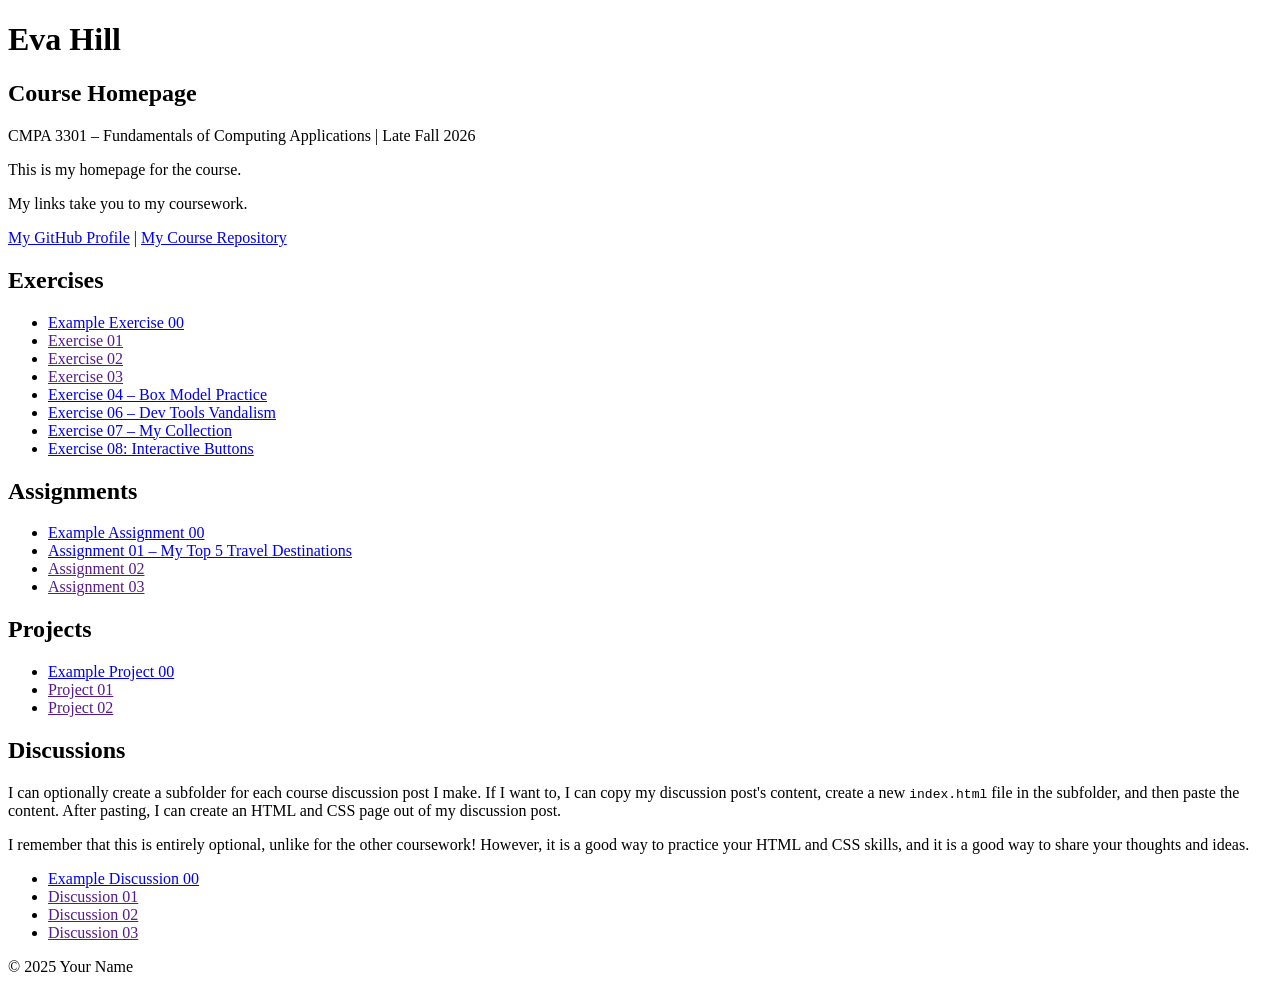
<file: index.html>
<!DOCTYPE html>

<!--

INSTRUCTIONS: HOW TO CHANGE THIS PAGE:

1. Change "Student Name" in the title above to your real name.

2. Change "Your Name" in the big heading below to your real name.

3. Change "your-username" to your real GitHub username in both links.

4. Change "your-repo-name" to the name of this repository.

5. Change "Course Name" to the name of your class.

6. Change "Semester Year" to match when you are taking this class.

7. Add links to your work:
    - Find the words that say "Exercise 01", "Assignment 01", etc.
    - Between the quote marks in href="", put the relative link to your work in the subfolder. You can simply link to the subfolder name. Take a look at the example folders and links to see how to do this.
    - For work not yet started/completed, you can leave the href="" blank until you are ready.
    - Change the words "Exercise 01" to match the name of the exercise. Do the same for assignments and projects. If you add your discussion posts, do the same for them.
    - Do this for each piece of work you finish.

8. You can add more links by copying a whole line like this:
    <li><a href="">New Work Name</a></li>
    Then paste it below the last one in that section.

9. Save your changes and push to GitHub when you are done. Remember you can use GitHub Desktop to help you with this.

Remember: During the course, if you want, you can style your homepage to introduce your own style and aesthetics. To start, keep this page simple and plain. This is just a template to get you started. Embrace the handcrafted approach to web design and development: change things to make them your own.

Remember: You must have a GitHub account, a new GitHub repository for this course, and this file (index.html) in that repository. 

Remember: You must create subfolders for each piece of coursework as the semester progresses.

-->

<html lang="en">
    <head>
        <meta charset="UTF-8" />
        <meta name="viewport" content="width=device-width, initial-scale=1.0" />
        <title>Eva Hill - Course Homepage</title>
    </head>

    <body>
        <header>
            <h1>Eva Hill</h1>
            <h2>Course Homepage</h2>
            <p>CMPA 3301 – Fundamentals of Computing Applications | Late Fall 2026</p>
            <p>This is my homepage for the course.</p>
            <p>My links take you to my coursework.</p>
            <nav>
                <a href="https://github.com/ehill26">My GitHub Profile</a>
                |
                <a href="https://github.com/ehill26/cmpa3301-portfolio">
                    My Course Repository
                </a>
            </nav>
        </header>

        <main>
            <section>
                <h2>Exercises</h2>
                <ul>
                    <li>
                        <a href="example-exercise-00/">Example Exercise 00</a>
                    </li>
                    <li><a href="">Exercise 01</a></li>
                    <li><a href="">Exercise 02</a></li>
                    <li><a href="">Exercise 03</a></li>
                    <li><a href="week-03-exercise-01/">Exercise 04 – Box Model Practice</a></li>
                    <li><a href="week-04-exercise-01/">Exercise 06 – Dev Tools Vandalism</a></li>
                <li><a href="week-04-exercise-02/">Exercise 07 – My Collection</a></li>
                    <li><a href="week-05-exercise-01/">Exercise 08: Interactive Buttons</a></li>
</ul>
</section>
            <section>
                <h2>Assignments</h2>
                <ul>
                    <li>
                        <a href="example-assignment-00/">
                            Example Assignment 00
                        </a>
                    </li>
                    <li><a href="assignment-01/">Assignment 01 – My Top 5 Travel Destinations</a></li>
                    <li><a href="">Assignment 02</a></li>
                    <li><a href="">Assignment 03</a></li>
                </ul>
            </section>

            <section>
                <h2>Projects</h2>
                <ul>
                    <li>
                        <a href="example-project-00/">Example Project 00</a>
                    </li>
                    <li><a href="">Project 01</a></li>
                    <li><a href="">Project 02</a></li>
                </ul>
            </section>

            <section>
                <h2>Discussions</h2>
                <p>
                    I can optionally create a subfolder for each course
                    discussion post I make. If I want to, I can copy my
                    discussion post's content, create a new
                    <code>index.html</code>
                    file in the subfolder, and then paste the content. After
                    pasting, I can create an HTML and CSS page out of my
                    discussion post.
                </p>
                <p>
                    I remember that this is entirely optional, unlike for the
                    other coursework! However, it is a good way to practice your
                    HTML and CSS skills, and it is a good way to share your
                    thoughts and ideas.
                </p>
                <ul>
                    <li>
                        <a href="example-discussion-00/">
                            Example Discussion 00
                        </a>
                    </li>
                    <li><a href="">Discussion 01</a></li>
                    <li><a href="">Discussion 02</a></li>
                    <li><a href="">Discussion 03</a></li>
                </ul>
            </section>
        </main>

        <footer>
            <p>&copy; 2025 Your Name</p>
        </footer>
    </body>
</html>
</file>
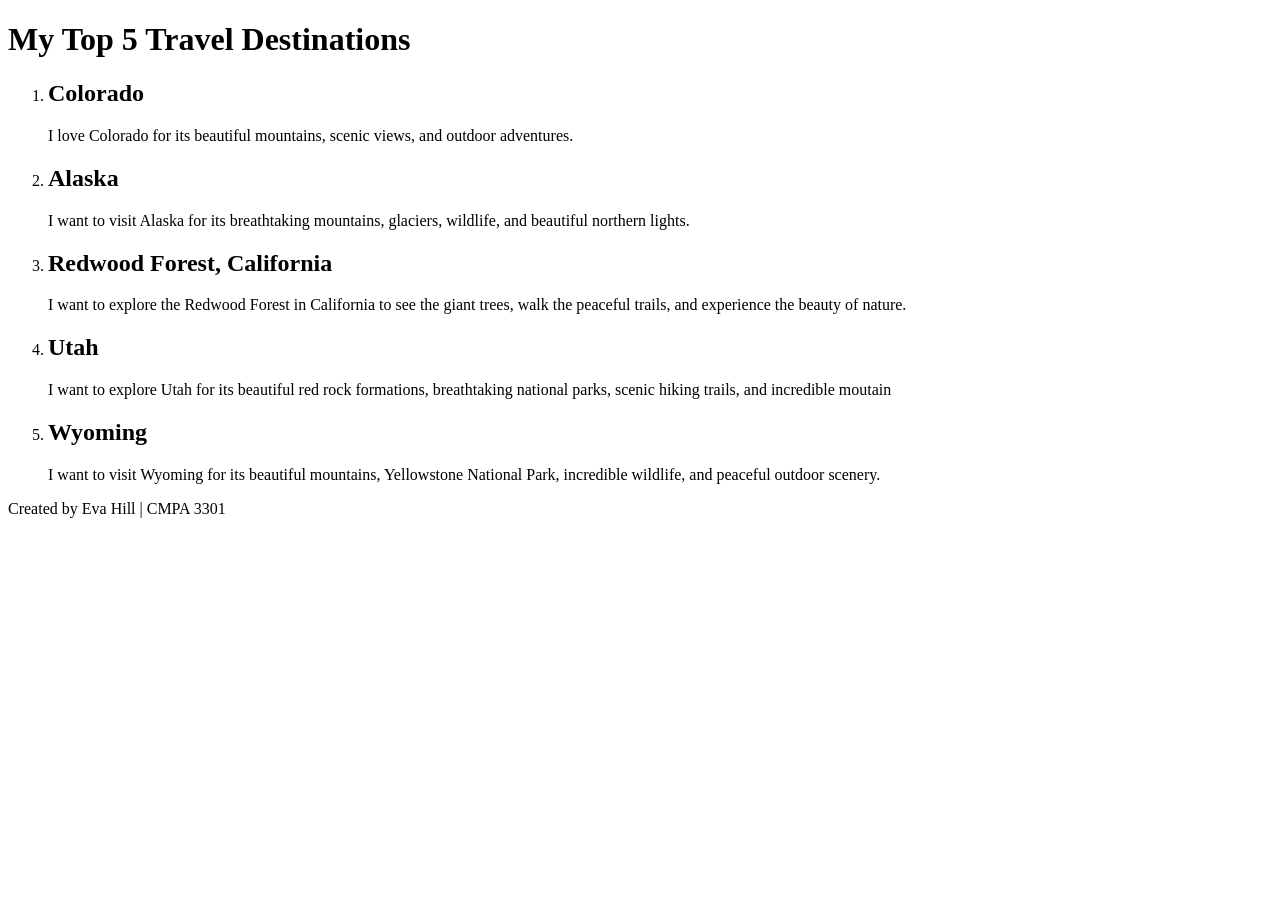
<file: assignment-01/index.html>
<!DOCTYPE html>
<html lang="en">
<head>
    <meta charset="UTF-8">
 <title>My Top 5 Travel Destinations</title>

</head>
<body>
   <header>
    <h1>My Top 5 Travel Destinations</h1>
   </header>
   <main>
    <ol>
    <li>
    <h2>Colorado</h2>
        <p>I love Colorado for its beautiful mountains, scenic views, and outdoor adventures.</p>
    </li>

   <li>
    <h2>Alaska</h2>
    <p>I want to visit Alaska for its breathtaking mountains, glaciers, wildlife, and beautiful northern lights.</p>

   </li>
    <li>
    <h2>Redwood Forest, California</h2>
    <p>I want to explore the Redwood Forest in California to see the giant trees, walk the peaceful trails, and experience the beauty of nature.</p>

    </li>
    <li>
    <h2>Utah</h2>
    <p>I want to explore Utah for its beautiful red rock formations, breathtaking national parks, scenic hiking trails, and incredible moutain</p>
    </li>
    <li>
    <h2>Wyoming</h2>
    <p> I want to visit Wyoming for its beautiful mountains, Yellowstone National Park, incredible wildlife, and peaceful outdoor scenery.</p>

    </li>

    </ol>
   </main>
   <footer>
    <p>Created by Eva Hill | CMPA 3301</p>

   </footer>
</body>
</html>
</file>
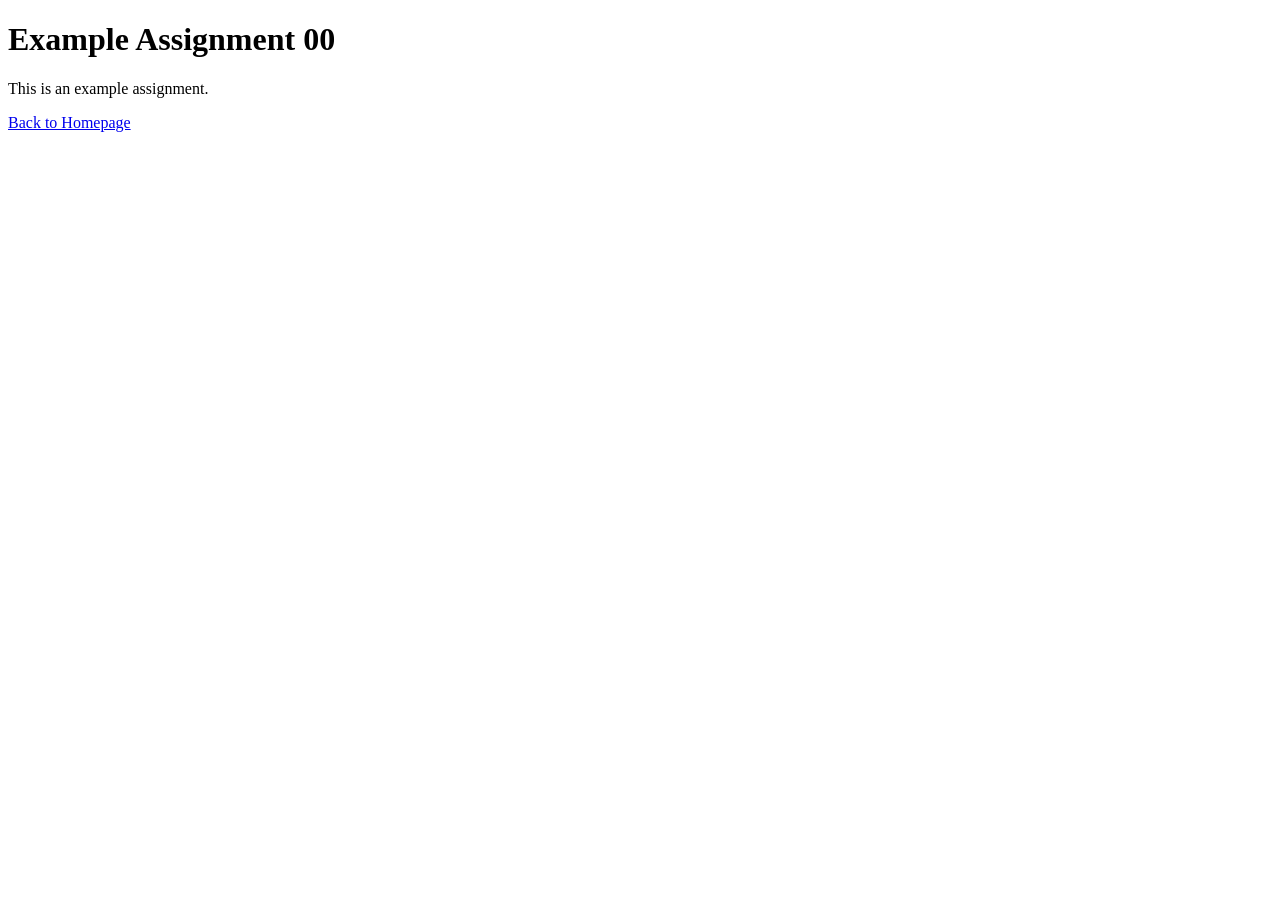
<file: example-assignment-00/index.html>
<!DOCTYPE html>
<html lang="en">
    <head>
        <meta charset="UTF-8" />
        <meta name="viewport" content="width=device-width, initial-scale=1.0" />
        <title>Example Assignment 00</title>
    </head>
    <body>
        <h1>Example Assignment 00</h1>
        <p>This is an example assignment.</p>
        <a href="../index.html">Back to Homepage</a>
    </body>
</html>
</file>
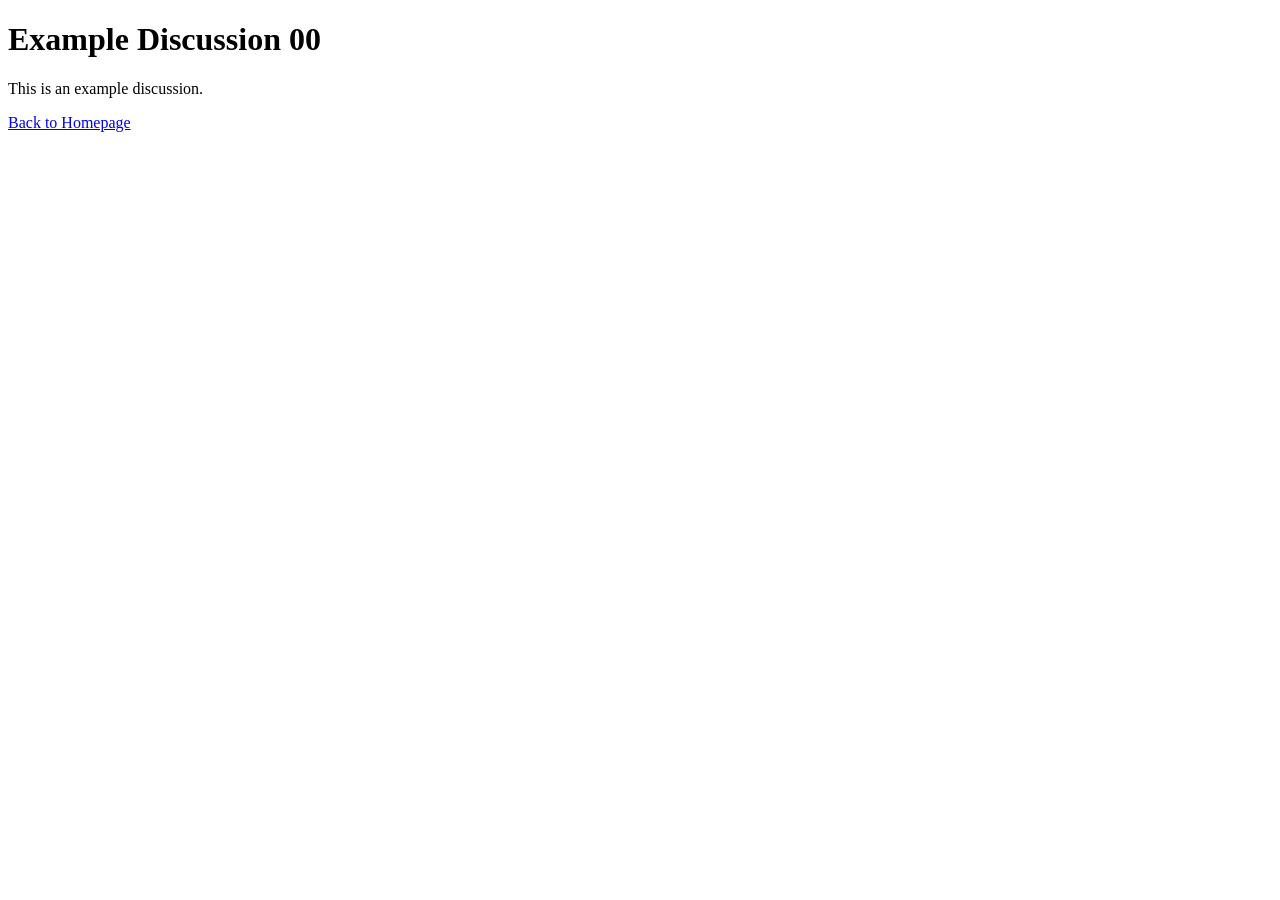
<file: example-discussion-00/index.html>
<!DOCTYPE html>
<html lang="en">
    <head>
        <meta charset="UTF-8" />
        <meta name="viewport" content="width=device-width, initial-scale=1.0" />
        <title>Example Discussion 00</title>
    </head>
    <body>
        <h1>Example Discussion 00</h1>
        <p>This is an example discussion.</p>
        <a href="../index.html">Back to Homepage</a>
    </body>
</html>
</file>
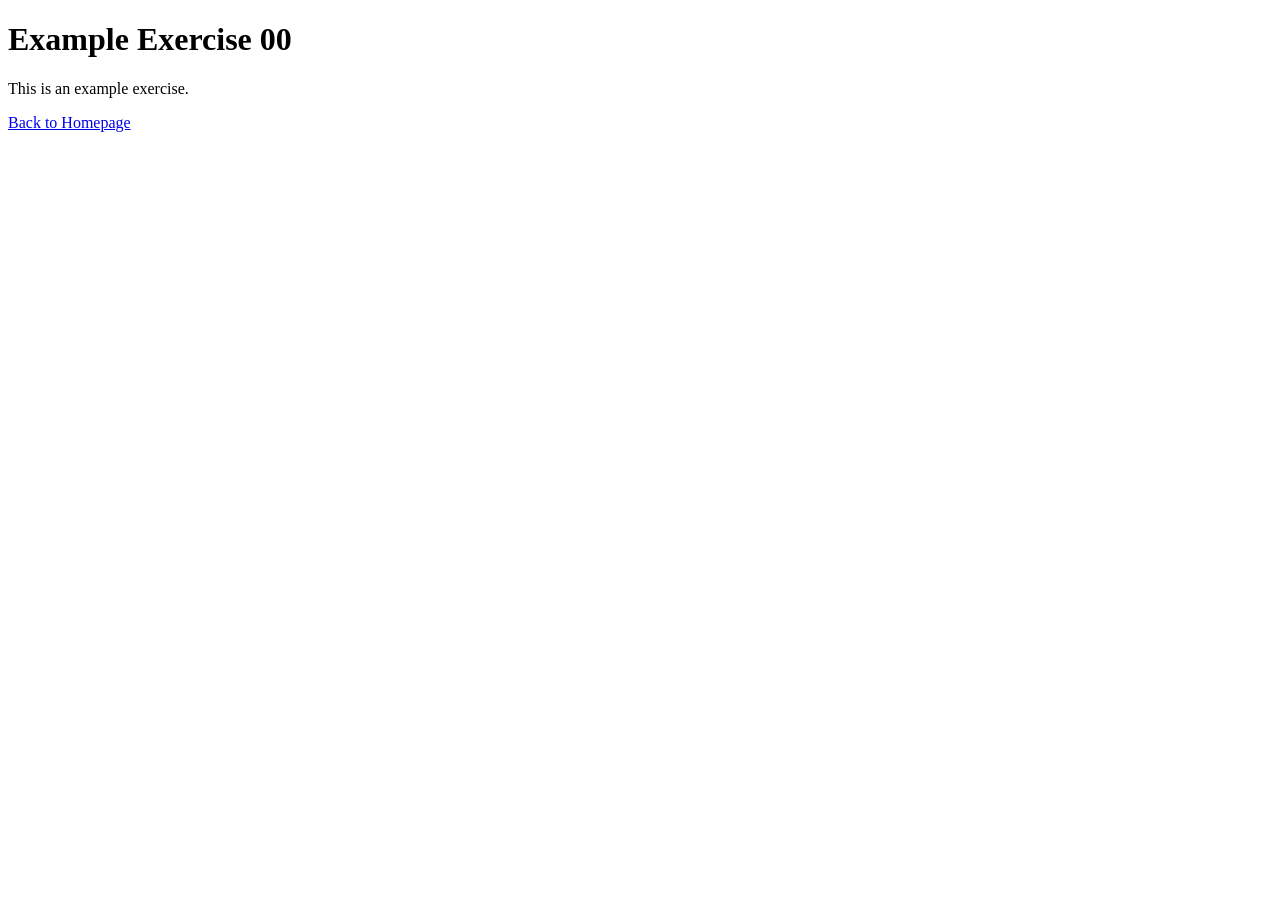
<file: example-exercise-00/index.html>
<!DOCTYPE html>
<html lang="en">
    <head>
        <meta charset="UTF-8" />
        <meta name="viewport" content="width=device-width, initial-scale=1.0" />
        <title>Example Exercise 00</title>
    </head>
    <body>
        <h1>Example Exercise 00</h1>
        <p>This is an example exercise.</p>
        <a href="../index.html">Back to Homepage</a>
    </body>
</html>
</file>
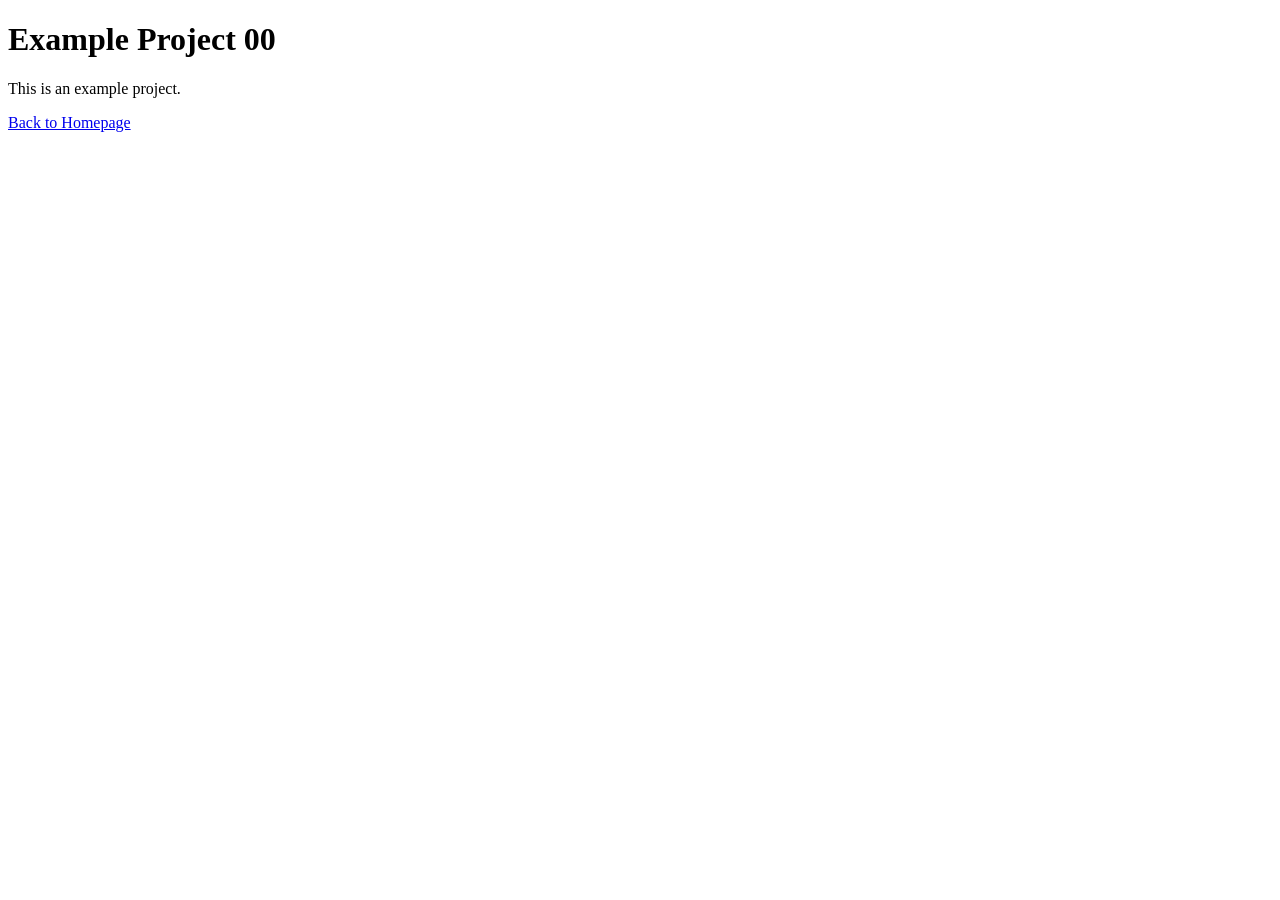
<file: example-project-00/index.html>
<!DOCTYPE html>
<html lang="en">
    <head>
        <meta charset="UTF-8" />
        <meta name="viewport" content="width=device-width, initial-scale=1.0" />
        <title>Example Project 00</title>
    </head>
    <body>
        <h1>Example Project 00</h1>
        <p>This is an example project.</p>
        <a href="../index.html">Back to Homepage</a>
    </body>
</html>
</file>
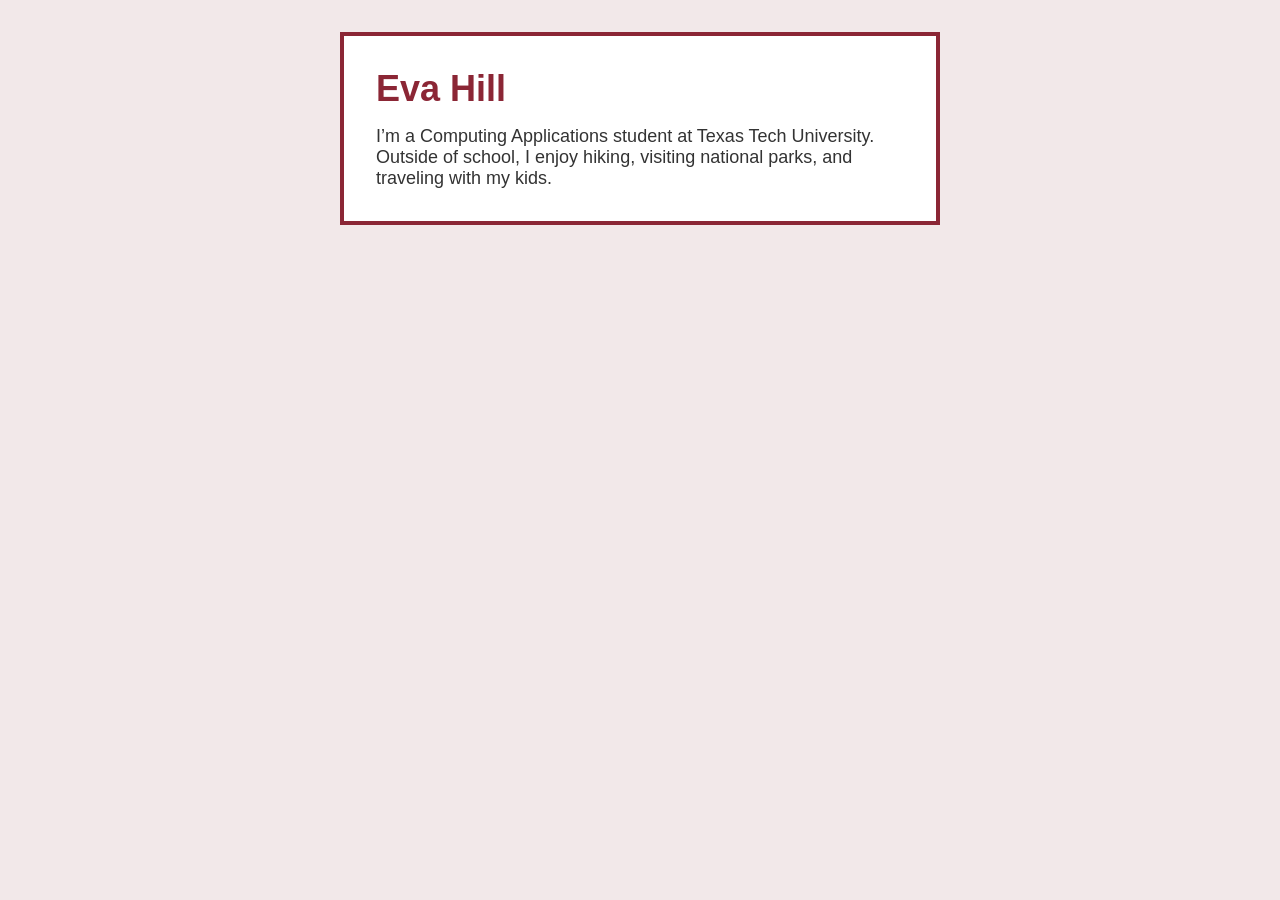
<file: week-03-exercise-01/index.html>
<!DOCTYPE html>
<html lang="en">
<head>
    <meta charset="UTF-8">
    <meta name="viewport" content="width=device-width, initial-scale=1.0">
    <title>Eva Hill</title>
    <link rel="stylesheet" href="style.css">
</head>
<body>
    <div class="card">
        <h1>Eva Hill</h1>
        <p>I’m a Computing Applications student at Texas Tech University. Outside of school, I enjoy hiking, visiting national parks, and traveling with my kids.</p>
    </div>
</body>
</html>
</file>
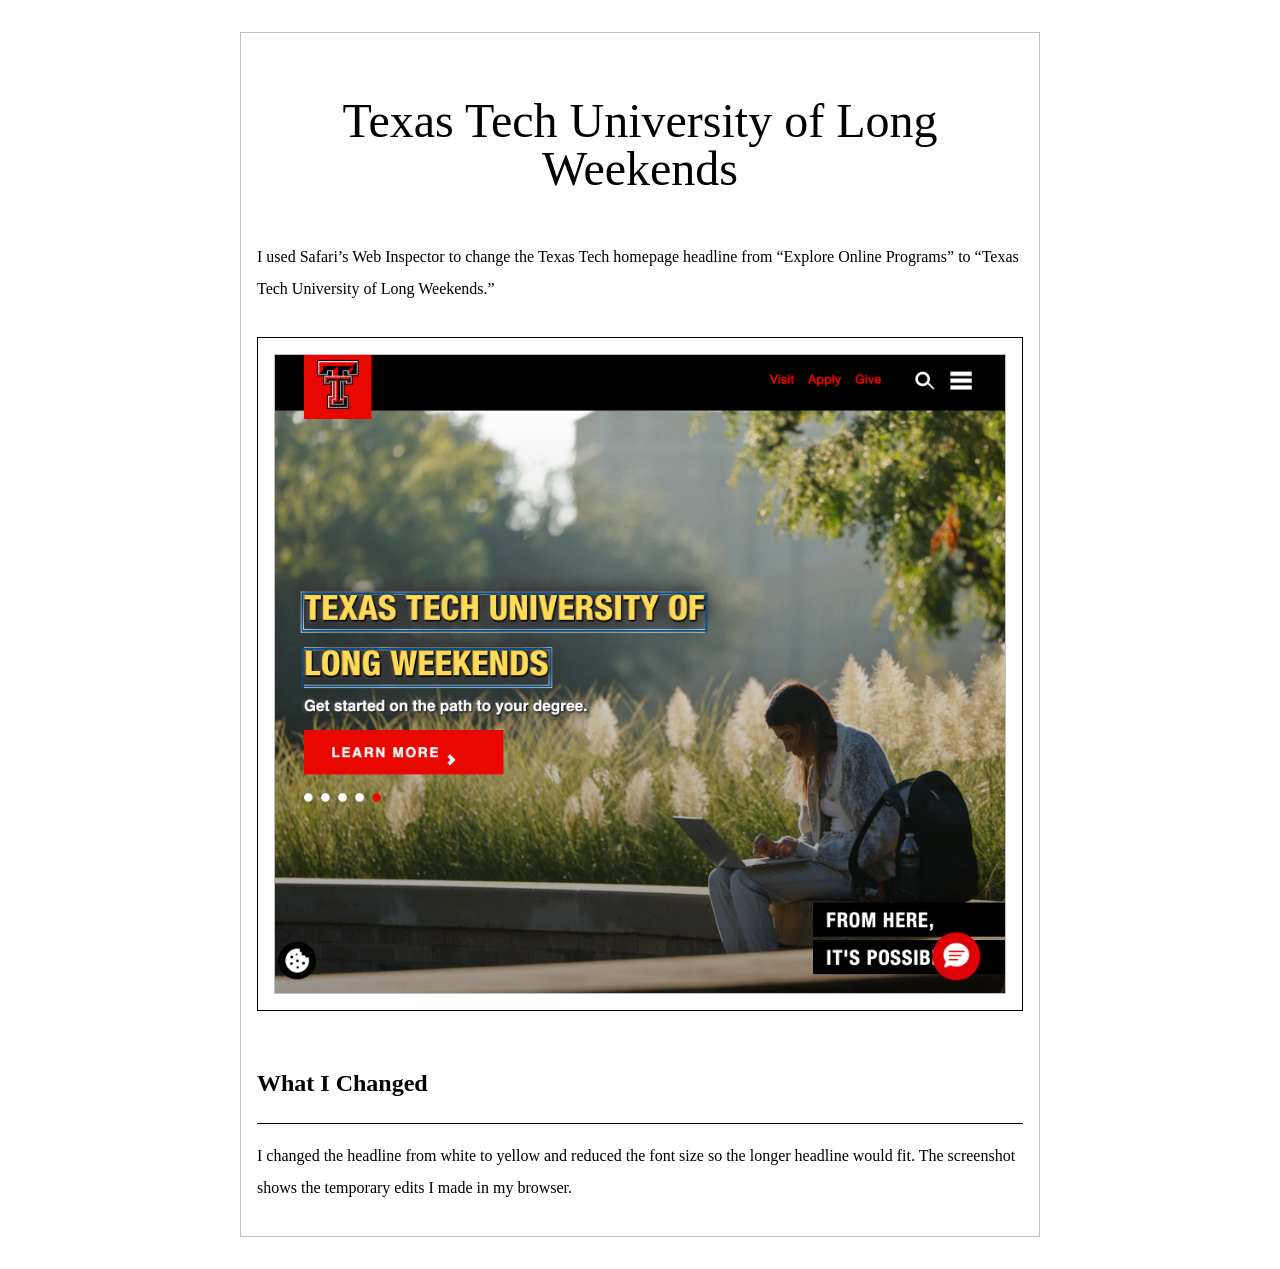
<file: week-04-exercise-01/index.html>
<!DOCTYPE html>
<html lang="en">
<head>
    <meta charset="UTF-8">
    <meta name="viewport" content="width=device-width, initial-scale=1.0">
    <title>Exercise 06 – Dev Tools Vandalism</title>
    <link rel="stylesheet" href="./style.css">
</head>
<body>
    <main>
        <h1>Texas Tech University of Long Weekends</h1>
        <p>I used Safari’s Web Inspector to change the Texas Tech homepage headline from “Explore Online Programs” to “Texas Tech University of Long Weekends.”</p>

        <div class="screenshot-container">
            <img src="./devtools-vandalism-screenshot.png"
                 alt="Texas Tech homepage with a yellow headline reading Texas Tech University of Long Weekends">
        </div>

        <h2>What I Changed</h2>
        <p>I changed the headline from white to yellow and reduced the font size so the longer headline would fit. The screenshot shows the temporary edits I made in my browser.</p>
    </main>
</body>
</html>
</file>
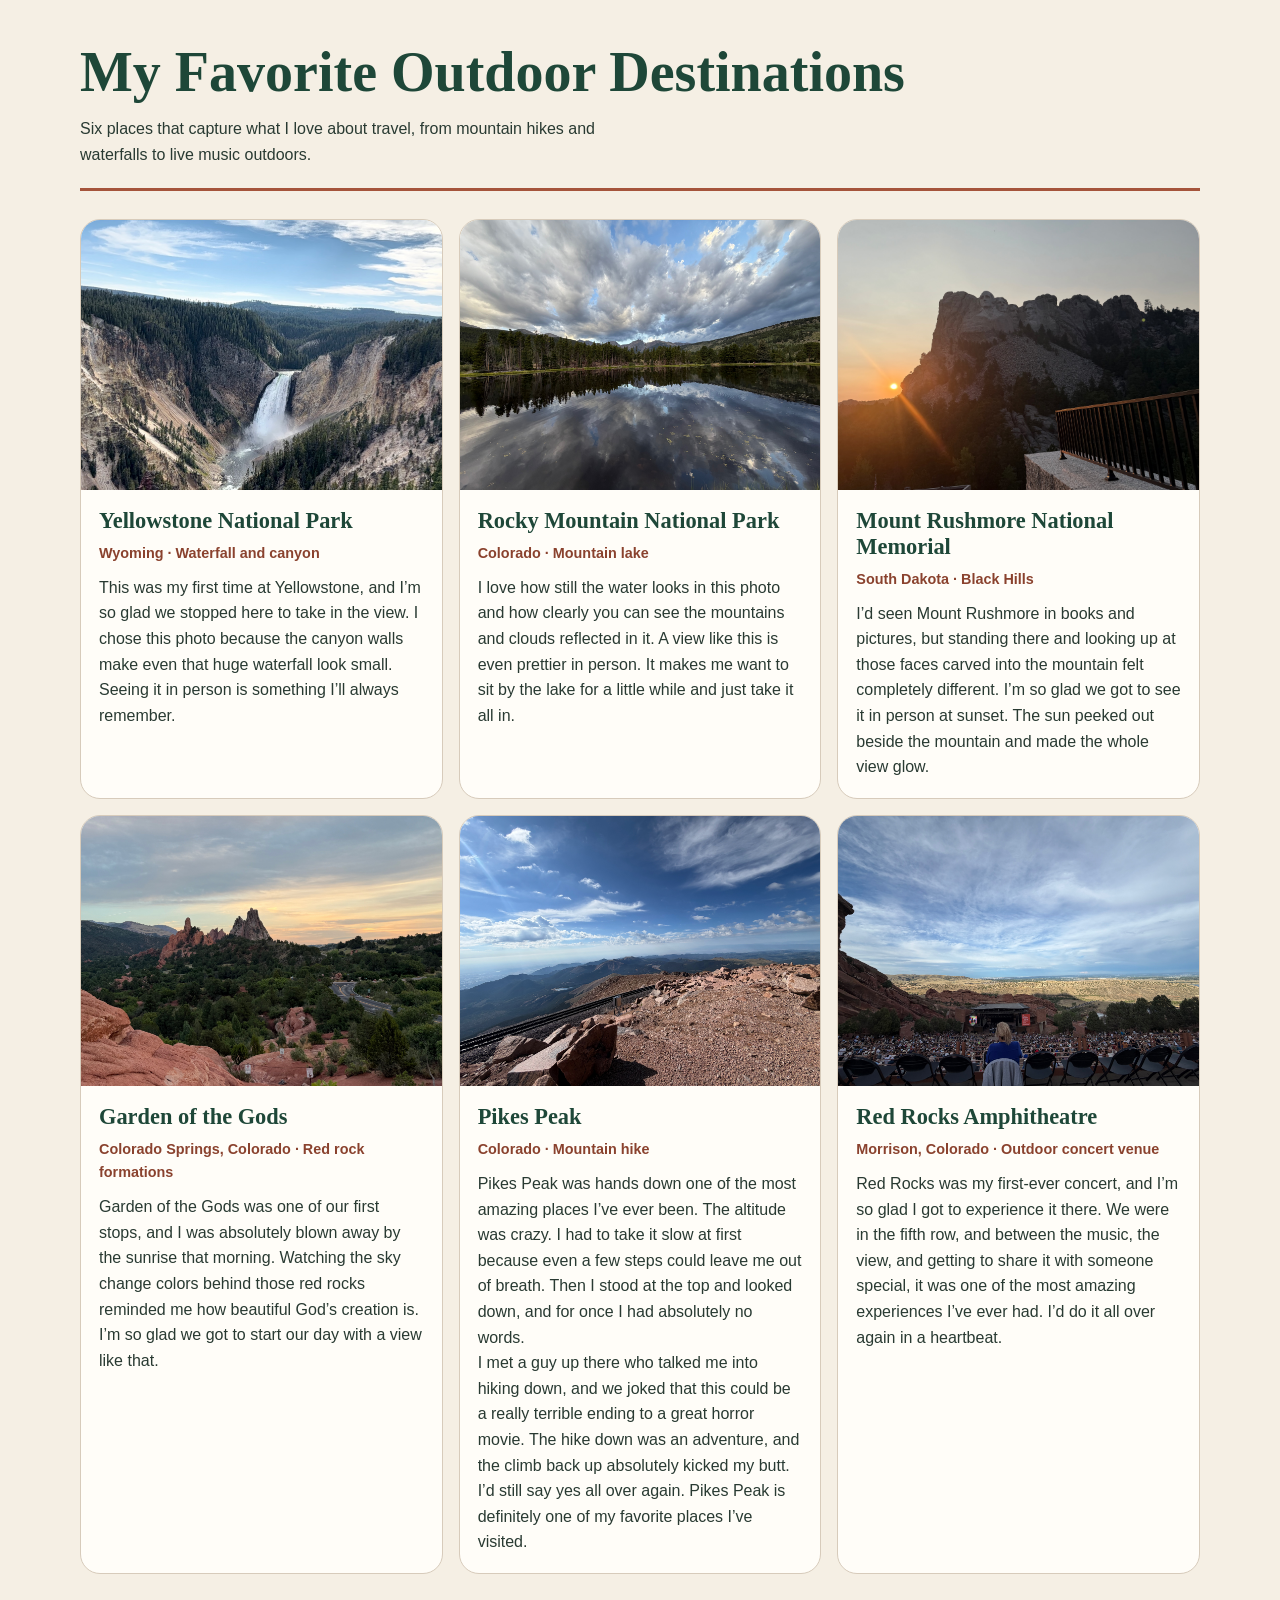
<file: week-04-exercise-02/index.html>
<!DOCTYPE html>
<html lang="en">
<head>
    <meta charset="UTF-8">
    <meta name="viewport" content="width=device-width, initial-scale=1.0">
    <title>My Favorite Outdoor Destinations | Eva Hill</title>
    <link rel="stylesheet" href="./style.css">
</head>
<body>
    <main class="collection-page">
        <header class="collection-intro">
            <h1>My Favorite Outdoor Destinations</h1>
            <p>Six places that capture what I love about travel, from mountain hikes and waterfalls to live music outdoors.</p>
        </header>

        <section class="collection-grid" aria-label="Favorite outdoor destinations">
            <article class="collection-card">
                <img src="./yellowstone.jpeg" alt="A waterfall dropping into a forested canyon in Yellowstone">
                <div class="card-content">
                    <h2>Yellowstone National Park</h2>
                    <p class="card-detail">Wyoming · Waterfall and canyon</p>
                    <p>This was my first time at Yellowstone, and I’m so glad we stopped here to take in the view. I chose this photo because the canyon walls make even that huge waterfall look small. Seeing it in person is something I’ll always remember.</p>
                </div>
            </article>

            <article class="collection-card">
                <img src="./rocky-mountain.jpeg" alt="Clouds and mountains reflected in a lake">
                <div class="card-content">
                    <h2>Rocky Mountain National Park</h2>
                    <p class="card-detail">Colorado · Mountain lake</p>
                    <p>I love how still the water looks in this photo and how clearly you can see the mountains and clouds reflected in it. A view like this is even prettier in person. It makes me want to sit by the lake for a little while and just take it all in.</p>
                </div>
            </article>

            <article class="collection-card">
                <img src="./mount-rushmore.jpeg" alt="Mount Rushmore with the sun low beside the granite cliffs">
                <div class="card-content">
                    <h2>Mount Rushmore National Memorial</h2>
                    <p class="card-detail">South Dakota · Black Hills</p>
                    <p>I’d seen Mount Rushmore in books and pictures, but standing there and looking up at those faces carved into the mountain felt completely different. I’m so glad we got to see it in person at sunset. The sun peeked out beside the mountain and made the whole view glow.</p>
                </div>
            </article>

            <article class="collection-card">
                <img src="./garden-of-the-gods.jpeg" alt="Red rock formations rising above trees at Garden of the Gods">
                <div class="card-content">
                    <h2>Garden of the Gods</h2>
                    <p class="card-detail">Colorado Springs, Colorado · Red rock formations</p>
                    <p>Garden of the Gods was one of our first stops, and I was absolutely blown away by the sunrise that morning. Watching the sky change colors behind those red rocks reminded me how beautiful God’s creation is. I’m so glad we got to start our day with a view like that.</p>
                </div>
            </article>

            <article class="collection-card">
                <img src="./pikes-peak.jpeg" alt="Rocky mountain terrain beneath a blue sky at Pikes Peak">
                <div class="card-content">
                    <h2>Pikes Peak</h2>
                    <p class="card-detail">Colorado · Mountain hike</p>
                    <p>Pikes Peak was hands down one of the most amazing places I’ve ever been. The altitude was crazy. I had to take it slow at first because even a few steps could leave me out of breath. Then I stood at the top and looked down, and for once I had absolutely no words.</p>

                    <p>I met a guy up there who talked me into hiking down, and we joked that this could be a really terrible ending to a great horror movie. The hike down was an adventure, and the climb back up absolutely kicked my butt. I’d still say yes all over again. Pikes Peak is definitely one of my favorite places I’ve visited.</p>
                </div>
            </article>

            <article class="collection-card">
                <img src="./red-rocks.jpeg" alt="View from Red Rocks Amphitheatre under an open sky">
                <div class="card-content">
                    <h2>Red Rocks Amphitheatre</h2>
                    <p class="card-detail">Morrison, Colorado · Outdoor concert venue</p>
                    <p>Red Rocks was my first-ever concert, and I’m so glad I got to experience it there. We were in the fifth row, and between the music, the view, and getting to share it with someone special, it was one of the most amazing experiences I’ve ever had. I’d do it all over again in a heartbeat.</p>
                </div>
            </article>
        </section>
    </main>
</body>
</html>
</file>
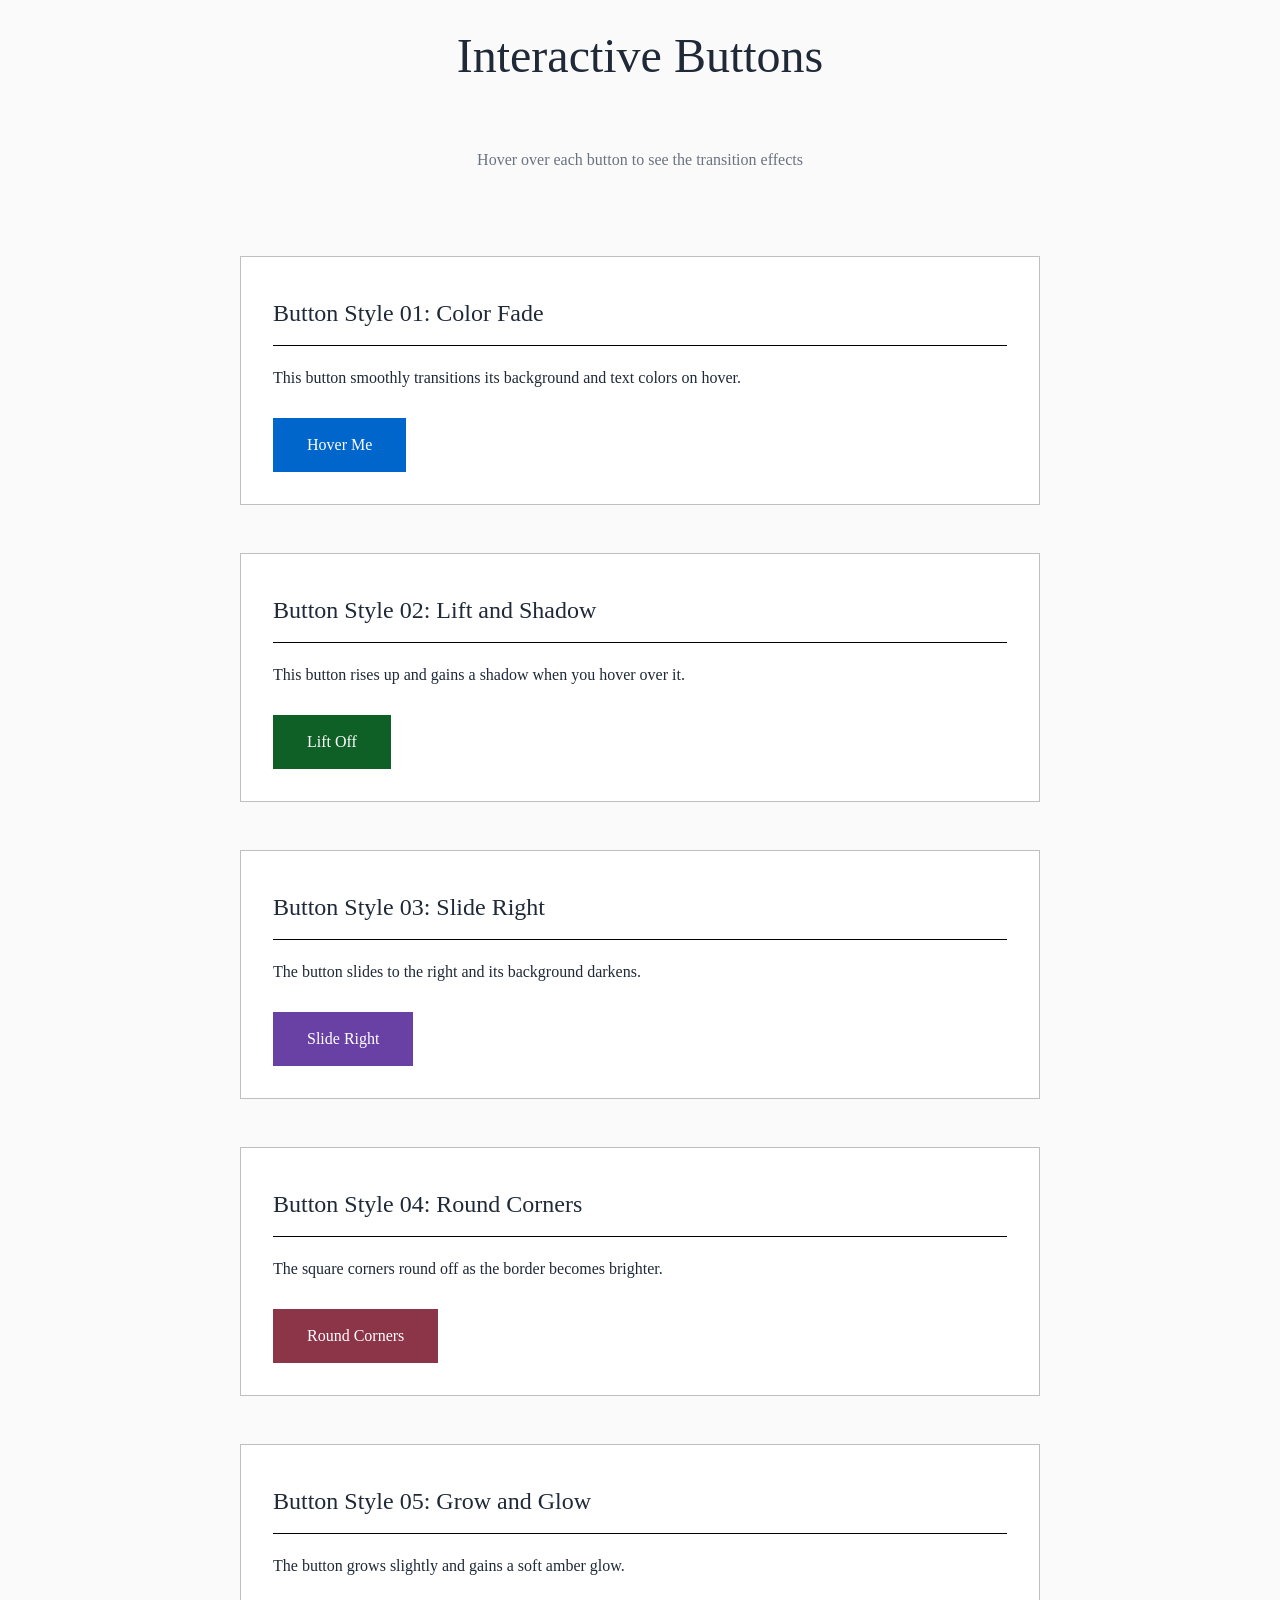
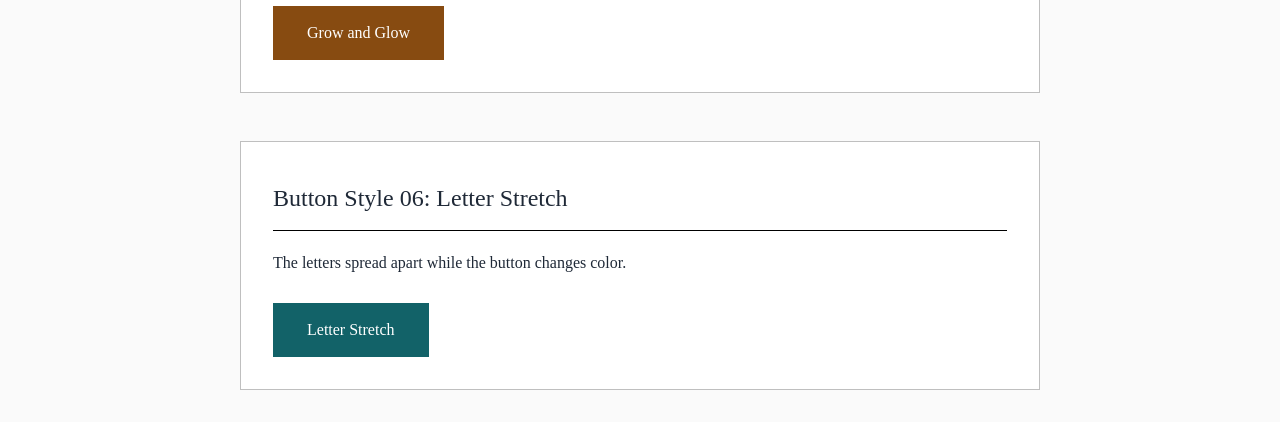
<file: week-05-exercise-01/index.html>
<!DOCTYPE html>
<html lang="en">

<head>
    <meta charset="UTF-8">
    <meta name="viewport" content="width=device-width, initial-scale=1.0">
    <title>Exercises Week 05 Exercise 01: Interactive Buttons</title>
    <link rel="stylesheet" href="./style.css">
</head>

<body>
    <div class="container">
        <h1>Interactive Buttons</h1>
        <p class="subtitle">Hover over each button to see the transition effects</p>

        <section class="button-section">
            <h2>Button Style 01: Color Fade</h2>
            <p>This button smoothly transitions its background and text colors on hover.</p>
            <button class="button-01">Hover Me</button>
        </section>


        <section class="button-section">
            <h2>Button Style 02: Lift and Shadow</h2>
            <p>This button rises up and gains a shadow when you hover over it.</p>
            <button class="button-02">Lift Off</button>
        </section>

        <section class="button-section">
            <h2>Button Style 03: Slide Right</h2>
            <p>The button slides to the right and its background darkens.</p>
            <button type="button" class="button-03">Slide Right</button>
        </section>

        <section class="button-section">
            <h2>Button Style 04: Round Corners</h2>
            <p>The square corners round off as the border becomes brighter.</p>
            <button type="button" class="button-04">Round Corners</button>
        </section>

        <section class="button-section">
            <h2>Button Style 05: Grow and Glow</h2>
            <p>The button grows slightly and gains a soft amber glow.</p>
            <button type="button" class="button-05">Grow and Glow</button>
        </section>

        <section class="button-section">
            <h2>Button Style 06: Letter Stretch</h2>
            <p>The letters spread apart while the button changes color.</p>
            <button type="button" class="button-06">Letter Stretch</button>
        </section>
    </div>
</body>

</html>
</file>
<file: week-03-exercise-01/style.css>
* {
    box-sizing: border-box;
}

body {
    font-family: Arial, sans-serif;
    background-color: #f2e8e9;
    margin: 0;
    padding: 32px 16px;
}

.card {
    max-width: 600px;
    margin: 0 auto;
    padding: 32px;
    background-color: #ffffff;
    border: 4px solid #8b2635;
}

.card h1 {
    color: #8b2635;
    font-size: 36px;
    margin: 0 0 16px;
}

.card p {
    color: #333333;
    font-size: 18px;
    margin: 0;
}
</file>
<file: week-04-exercise-01/style.css>
* {
    box-sizing: border-box;
}

html,
body {
    min-height: 100vh;
    margin: 0;
}

body {
    font-family: "Times New Roman", serif;
    line-height: 2;
    display: flex;
    justify-content: center;
    align-items: flex-start;
    padding: 32px 0;
}

main {
    max-width: 800px;
    width: 90%;
    padding: 16px;
    border: 1px solid rgba(0, 0, 0, 0.25);
}

h1 {
    font-weight: normal;
    font-size: 48px;
    line-height: 1em;
    margin-top: 48px;
    margin-bottom: 48px;
    text-align: center;
}

h2 {
    font-size: 24px;
    margin-top: 48px;
    margin-bottom: 16px;
    border-bottom: 1px solid rgba(0, 0, 0, 1);
    padding-bottom: 16px;
}

p {
    margin-bottom: 16px;
}

.screenshot-container {
    margin: 32px 0;
    padding: 16px;
    border: 1px solid rgba(0, 0, 0, 1);
    text-align: center;
}

.screenshot-container img {
    max-width: 100%;
    height: auto;
    display: block;
    margin: 0 auto;
    border: 1px solid rgba(0, 0, 0, 0.25);
}
</file>
<file: week-04-exercise-02/style.css>
* {
    box-sizing: border-box;
}

body {
    margin: 0;
    background-color: #f5efe4;
    color: #293a32;
    font-family: Arial, sans-serif;
    line-height: 1.6;
}

.collection-page {
    width: min(calc(100% - 32px), 1120px);
    margin: 0 auto;
    padding: 40px 0;
}

.collection-intro {
    margin-bottom: 28px;
    padding-bottom: 20px;
    border-bottom: 3px solid #a5543b;
}

h1,
h2 {
    color: #1e4738;
    font-family: Georgia, serif;
    line-height: 1.15;
}

h1 {
    margin: 0 0 12px;
    font-size: clamp(2rem, 5vw, 3.5rem);
}

.collection-intro p {
    max-width: 65ch;
    margin: 0;
}

.collection-grid {
    display: flex;
    flex-wrap: wrap;
    gap: 16px;
}

.collection-card {
    flex: 0 1 100%;
    min-width: 0;
    overflow: hidden;
    border: 1px solid #d7cbbb;
    border-radius: 20px;
    background-color: #fffdf8;
}

.collection-card img {
    display: block;
    width: 100%;
    aspect-ratio: 4 / 3;
    object-fit: cover;
}

.card-content {
    padding: 18px;
}

.card-content h2 {
    margin: 0 0 8px;
    font-size: 1.4rem;
}

.card-content p {
    margin: 0;
}

.card-content .card-detail {
    margin-bottom: 10px;
    color: #8a422e;
    font-size: 0.9rem;
    font-weight: bold;
}

@media (width >= 480px) {
    .collection-card {
        flex-basis: calc((100% - 16px) / 2);
    }
}

@media (width >= 1024px) {
    .collection-card {
        flex-basis: calc((100% - 32px) / 3);
    }
}
</file>
<file: week-05-exercise-01/style.css>
* {
    margin: 0;
    padding: 0;
    box-sizing: border-box;
}

body {
    font-family: "Times New Roman", serif;
    line-height: 2;
    background-color: #fafafa;
    color: #1F2937;
    padding: 32px 16px;
}

.container {
    max-width: 800px;
    margin: 0 auto;
    display: flex;
    flex-direction: column;
    gap: 48px;
}

h1 {
    font-size: 48px;
    line-height: 1em;
    font-weight: normal;
    text-align: center;
    margin-bottom: 16px;
}

.subtitle {
    text-align: center;
    font-size: 16px;
    color: #6B7280;
    margin-bottom: 32px;
}

h2 {
    font-size: 24px;
    font-weight: normal;
    border-bottom: 1px solid rgba(0, 0, 0, 1);
    padding-bottom: 8px;
    margin-bottom: 16px;
}

.button-section {
    padding: 32px;
    background-color: #ffffff;
    border: 1px solid rgba(0, 0, 0, 0.25);
}

.button-section p {
    font-size: 16px;
    margin-bottom: 24px;
}

button {
    font-family: "Times New Roman", serif;
    font-size: 16px;
    cursor: pointer;
    border-radius: 0;
}

.button-01 {
    background-color: #0066CC;
    color: #ffffff;
    padding: 16px 32px;
    border: 2px solid #0066CC;
    transition: background-color 0.3s ease, color 0.3s ease, border-color 0.3s ease;
}

.button-01:hover {
    background-color: #ffffff;
    color: #0066CC;
    border-color: #0066CC;
}

.button-02 {
    background-color: #0e6027;
    color: #ffffff;
    padding: 16px 32px;
    border: 2px solid #0e6027;
    transition: transform 0.3s ease, box-shadow 0.3s ease;
}

.button-02:hover {
    transform: translateY(-4px);
    box-shadow: 0 8px 16px rgba(0, 0, 0, 0.2);
}

.button-03 {
    background-color: #6941A5;
    color: #ffffff;
    padding: 16px 32px;
    border: 2px solid #6941A5;
    font-family: inherit;
    transition: transform 0.25s ease-out, background-color 0.25s ease-out;
}

.button-03:hover,
.button-03:focus-visible {
    transform: translateX(8px);
    background-color: #4F287F;
}

.button-04 {
    background-color: #8C3448;
    color: #ffffff;
    padding: 16px 32px;
    border: 2px solid #8C3448;
    font-family: inherit;
    transition: border-radius 0.35s ease-in-out, border-color 0.35s ease-in-out;
}

.button-04:hover,
.button-04:focus-visible {
    border-radius: 24px;
    border-color: #FFB9C9;
}

.button-05 {
    background-color: #874B11;
    color: #ffffff;
    padding: 16px 32px;
    border: 2px solid #874B11;
    font-family: inherit;
    transition: transform 0.2s ease, box-shadow 0.3s ease;
}

.button-05:hover,
.button-05:focus-visible {
    transform: scale(1.06);
    box-shadow: 0 0 16px rgba(173, 94, 15, 0.45);
}

.button-06 {
    background-color: #126268;
    color: #ffffff;
    padding: 16px 32px;
    border: 2px solid #126268;
    font-family: inherit;
    transition: letter-spacing 0.4s ease-in-out, background-color 0.4s ease-in-out;
}

.button-06:hover,
.button-06:focus-visible {
    letter-spacing: 0.09em;
    background-color: #23446F;
}

@media (prefers-reduced-motion: reduce) {
    button {
        transition-duration: 0s !important;
    }
}
</file>
